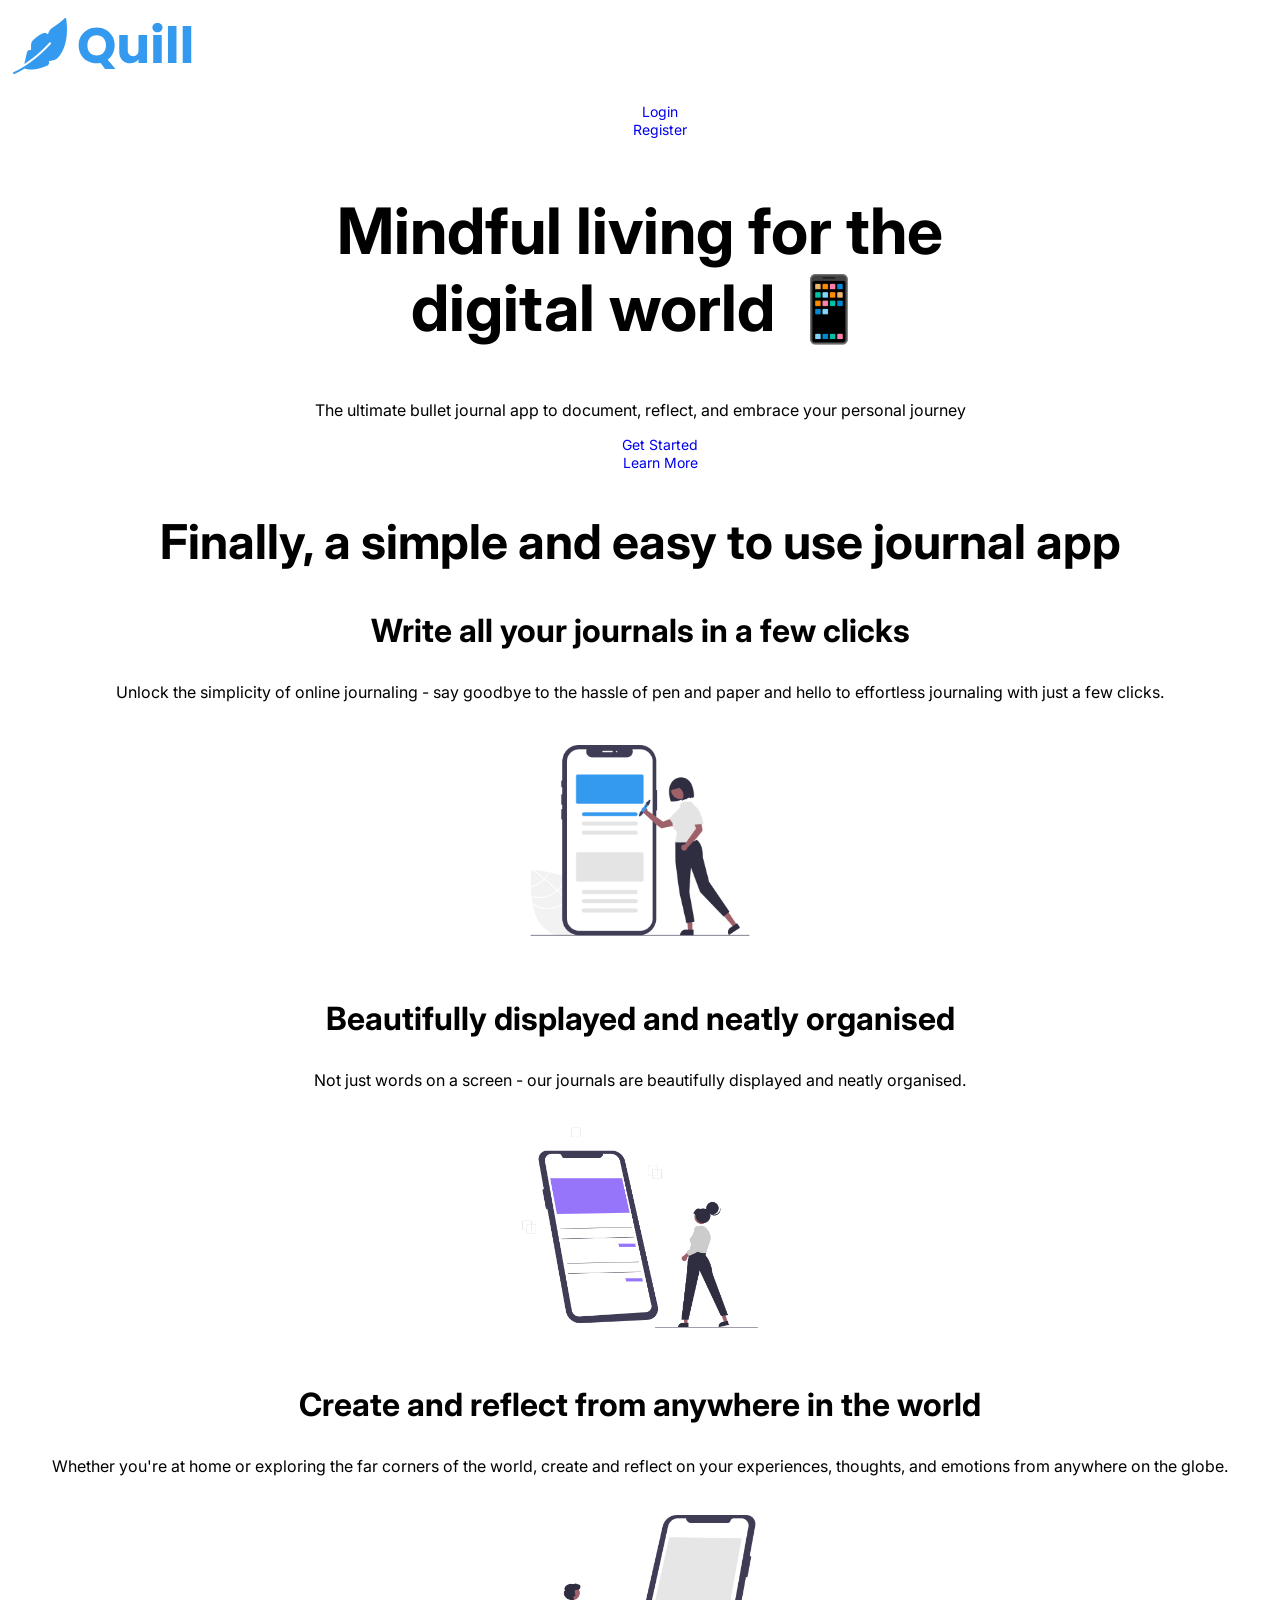
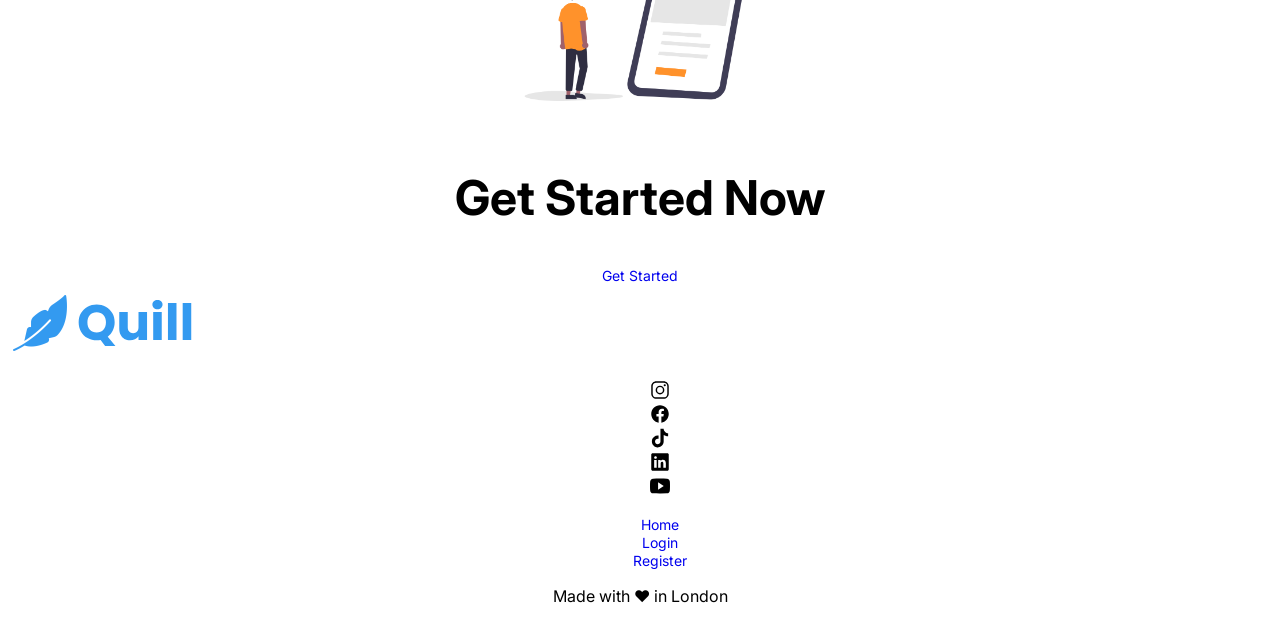
<file: index.html>
<!DOCTYPE html>
<html lang="en">

<head>
    <meta charset="UTF-8">
    <meta name="viewport" content="width=device-width, initial-scale=1.0">
    <link rel="preconnect" href="https://fonts.googleapis.com">
    <link rel="preconnect" href="https://fonts.gstatic.com" crossorigin>
    <link
        href="https://fonts.googleapis.com/css2?family=Inter:ital,opsz,wght@0,14..32,100..900;1,14..32,100..900&display=swap"
        rel="stylesheet">
    <link rel="stylesheet" href="app.css">
    <title>Quill</title>
</head>

<body>

    <header>
        <!-- NAVIGATION -->
        <nav>
            <a href="index.html"><img src="images/quill.svg" alt="quill logo"></a>
            <ul>
                <li><a href="login.html">Login</a></li>
                <li><a href="register.html">Register</a></li>
            </ul>
        </nav>

        <!-- HERO SECTION -->
        <section>
            <h1><span>Mindful living</span> for the <br> digital world 📱</h1>
            <p>The ultimate bullet journal app to document, reflect, and embrace your personal journey</p>
            <ul>
                <li><a href="register.html">Get Started</a></li>
                <li><a href="#features">Learn More</a></li>
            </ul>
        </section>
    </header>

    <main>
        <!-- FEATURES SECTION -->
        <section>
            <h2 id="features">Finally, a <span>simple and easy</span> to use journal app</h2>
            <div>
                <h3>Write all your journals in a few clicks</h3>
                <p>Unlock the simplicity of online journaling - say goodbye to the hassle of pen and paper and hello to
                    effortless journaling with just a few clicks.</p>
                <img src="images/features-1.png" alt="simple online journaling" width="300px">
            </div>
            <div>
                <h3>Beautifully displayed and neatly organised</h3>
                <p>Not just words on a screen - our journals are beautifully displayed and neatly organised.</p>
                <img src="images/features-2.png" alt="beautifully displayed journals" width="300px">
            </div>
            <div>
                <h3>Create and reflect from anywhere in the world</h3>
                <p>Whether you're at home or exploring the far corners of the world, create and reflect on your
                    experiences, thoughts, and emotions from anywhere on the globe.</p>
                <img src="images/features-3.png" alt="create journals anywhere" width="300px">
            </div>
        </section>


        <!-- CTA SECTION -->
        <section>
            <h2>Get Started Now</h2>
            <a href="register.html">Get Started</a>
        </section>
    </main>


    <!-- FOOTER -->
    <footer>
        <a href="index.html"><img src="images/quill.svg" alt="quill logo"></a>
        <ul>
            <li><a href="https://www.instagram.com/"><img src="images/instagram.svg" alt="instagram logo"
                        width="20px"></a></li>
            <li><a href="https://www.facebook.com/"><img src="images/facebook.svg" alt="facebook logo" width="20px"></a>
            </li>
            <li><a href="https://www.tiktok.com/"><img src="images/tiktok.svg" alt="tiktok logo" width="20px"></a></li>
            <li><a href="https://www.linkedin.com/"><img src="images/linkedin.svg" alt="linkedin logo" width="20px"></a>
            </li>
            <li><a href="https://www.youtube.com/"><img src="images/youtube.svg" alt="youtube logo" width="20px"></a>
            </li>
        </ul>
        <ul>
            <li><a href="index.html">Home</a></li>
            <li><a href="login.html">Login</a></li>
            <li><a href="register.html">Register</a></li>
        </ul>

        <p>Made with ♥︎ in London</p>
    </footer>

</body>

</html>
</file>
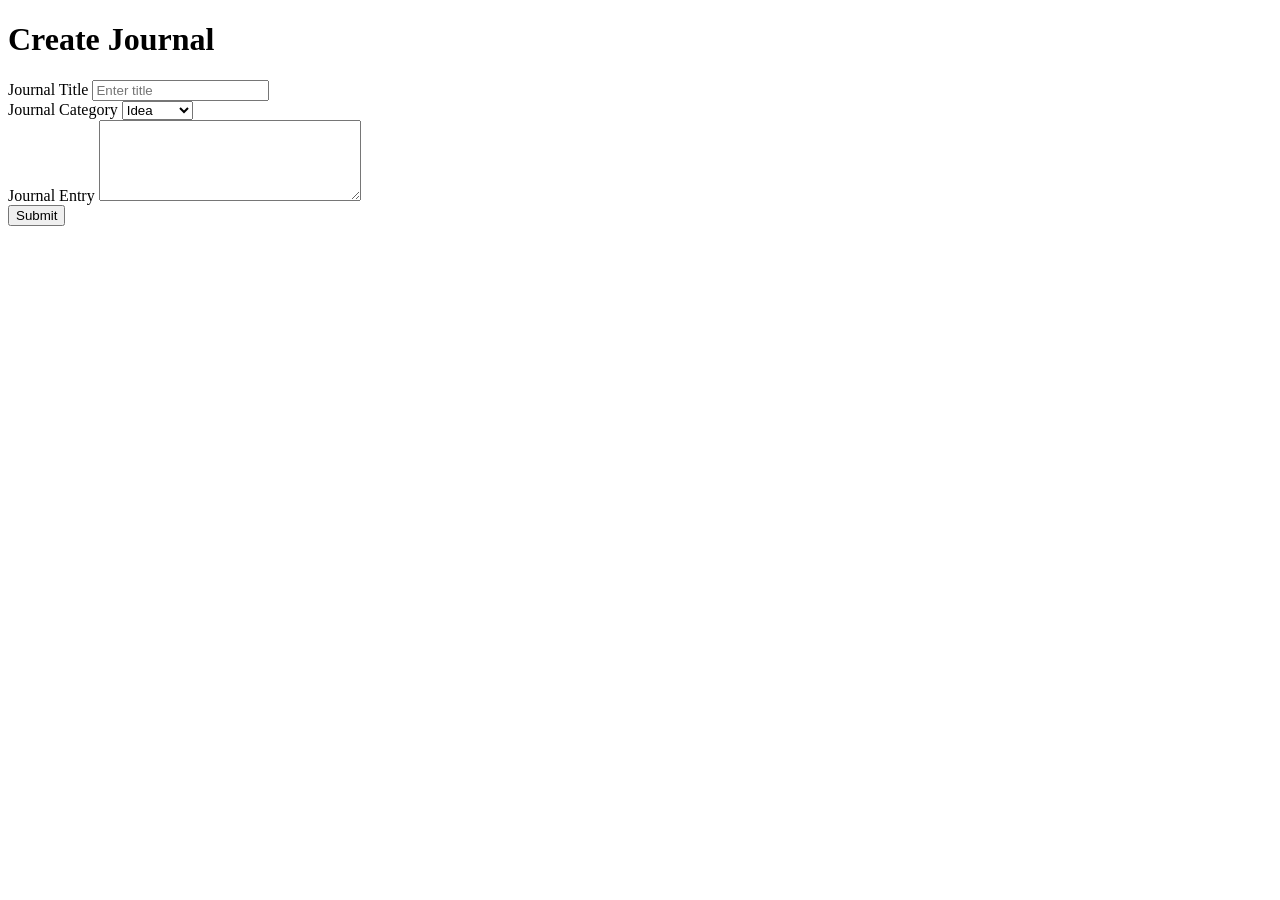
<file: create-journal.html>
<!DOCTYPE html>
<html lang="en">
<head>
    <meta charset="UTF-8">
    <meta name="viewport" content="width=device-width, initial-scale=1.0">
    <title>Create Journal</title>
</head>
<body>
    <h1>Create Journal</h1>

    <form action="/api/v1/journals" method="post">
        
        <label for="main-title">Journal Title</label>
        <input id="main-title" type="text" name="title" placeholder="Enter title" minlength="3" required>

        <br>

        <label for="journal-category">Journal Category</label>
        <select id="journal-category" name="category" required>
            <option value="idea">Idea</option>
            <option value="note">Note</option>
            <option value="goal">Goal</option>
            <option value="habit">Habit</option>
            <option value="memory">Memory</option>
            <option value="mood">Mood</option>
            <option value="event">Event</option>
            <option value="task">Task</option>
        </select>

        <br>
        
        <label for="journal-entry">Journal Entry</label>
        <textarea id="journal-entry" name="entry" cols="30" rows="5" minlength="10" required></textarea>

        <br>

        <button type="submit">Submit</button>

    </form>
    
</body>
</html>
</file>
<file: app.css>
h1 {

    font-family: 'Inter', sans-serif;
    font-size: 64px;
    text-align: center;

}

h2 {
    font-family: 'Inter', sans-serif;
    font-size: 48px;
    text-align: center;
}

h3 {
    font-family: 'Inter', sans-serif;
    font-size: 32px;
    text-align: center;

}

h4 {
    font-family: 'Inter', Courier, monospace;
    font-size: 24px;

}

h5 {
    font-family: 'Inter', Georgia, serif;
    font-size: 18px;
}

p {
    font-family: 'Inter', Times, serif;
    font-size: 16px;
    text-align: center;

}

a {
    font-family: 'Inter', Geneva, Tahoma, sans-serif;
    font-size: 14px;
    text-decoration: none;
    text-align: center;
}
section {
    text-align: center;
}

ul {
    list-style: none;
    text-align: center;
}
</file>
